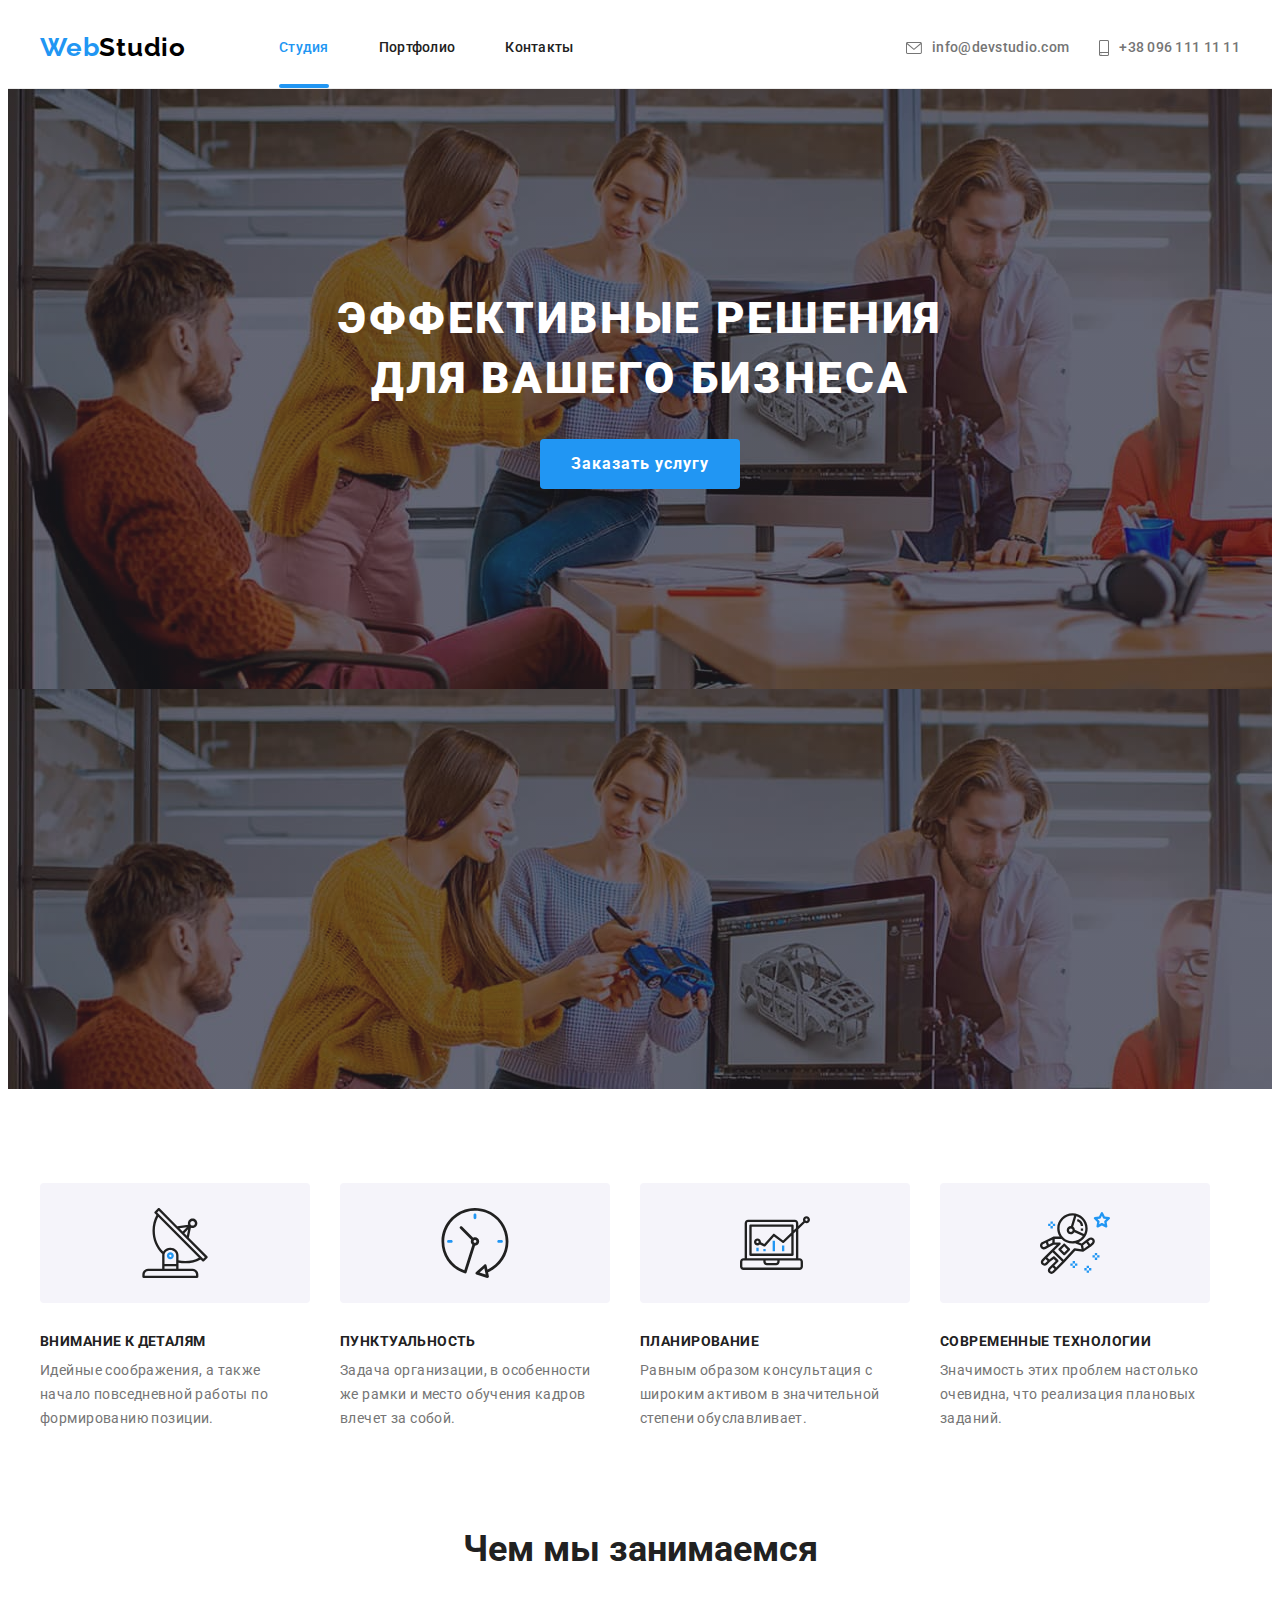
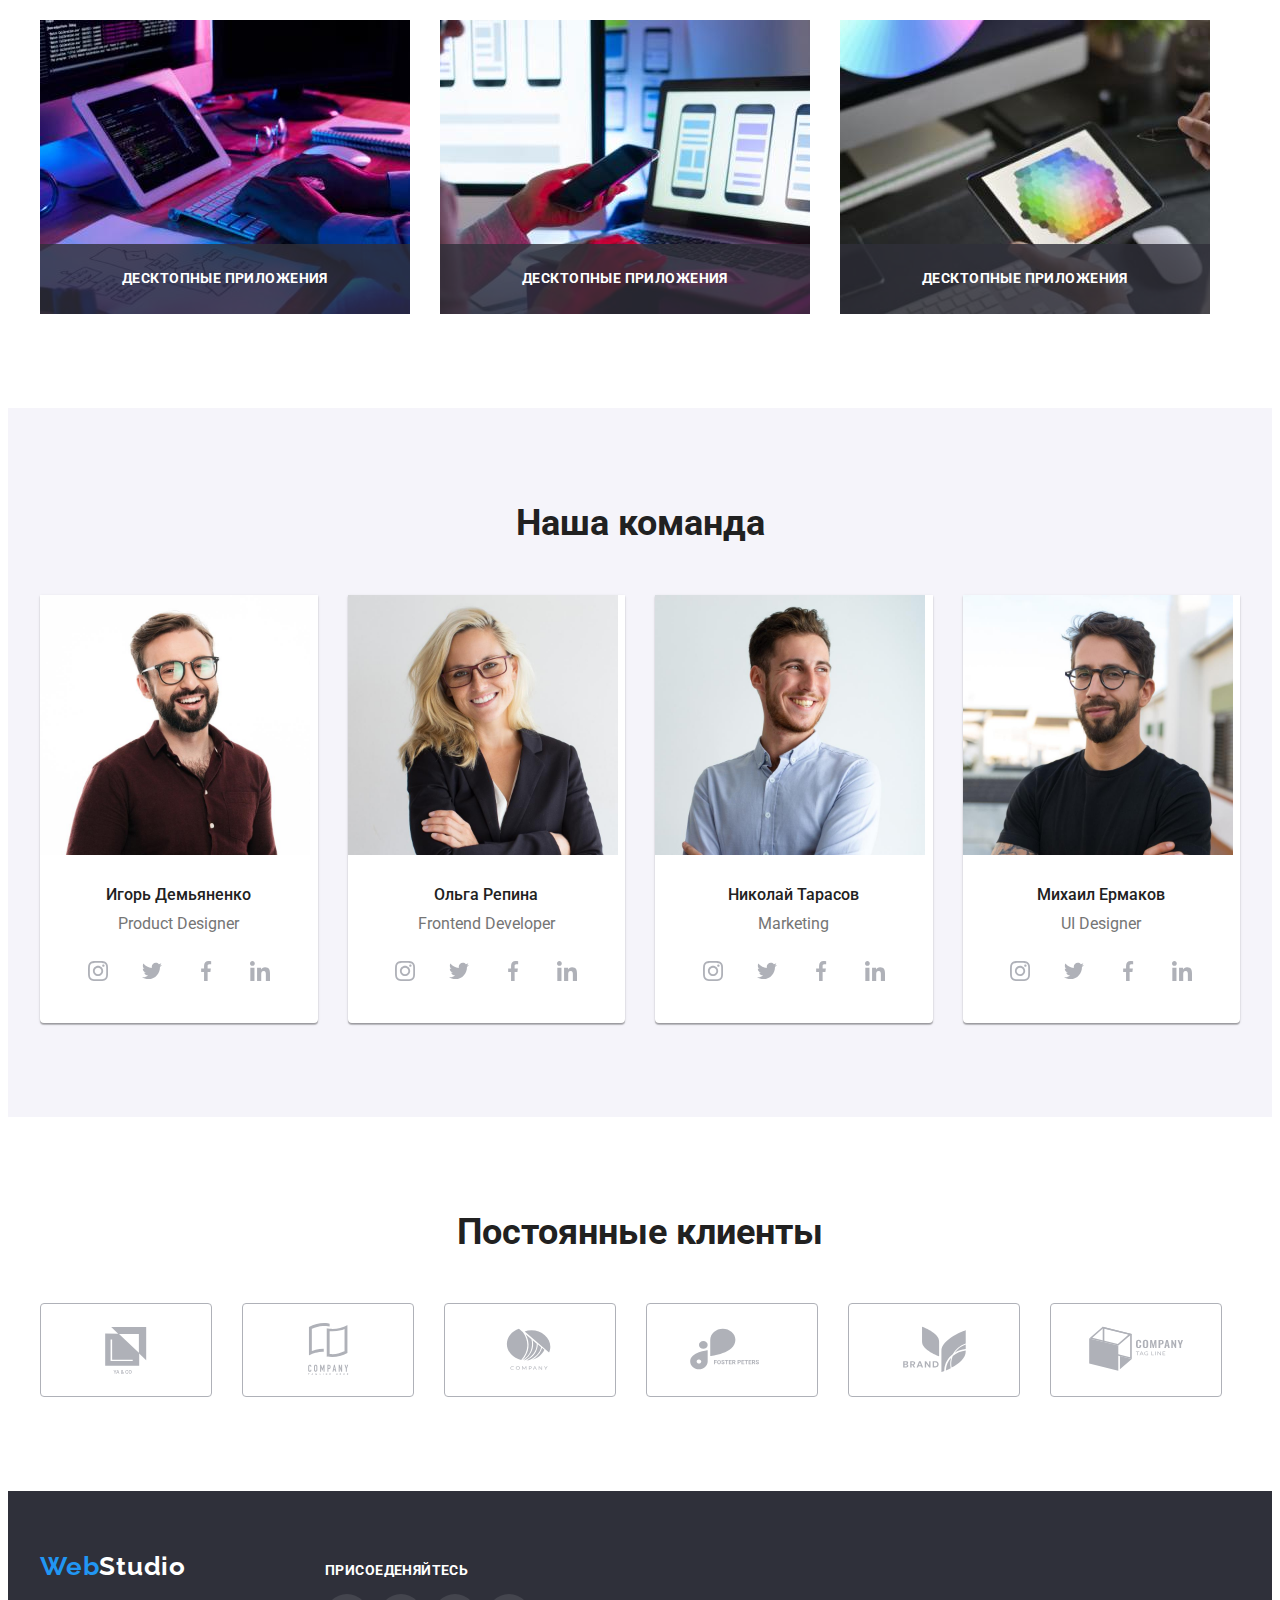
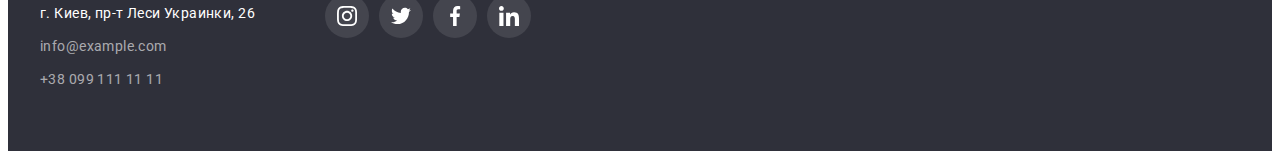
<file: index.html>
<!DOCTYPE html>
<html lang="ru">

<head>
    <meta charset="UTF-8">
    <meta http-equiv="X-UA-Compatible" content="IE=edge">
    <meta name="viewport" content="width=device-width, initial-scale=1.0">
    
    <link rel="preconnect" href="https://fonts.googleapis.com">
    <link rel="preconnect" href="https://fonts.gstatic.com" crossorigin>
    <link href="https://fonts.googleapis.com/css2?family=Raleway:ital,wght@0,700;1,700&family=Roboto:ital,wght@0,400;0,500;0,700;0,900;1,400;1,500;1,700;1,900&display=swap" rel="stylesheet">
    <link rel="stylesheet" href="https://cdnjs.cloudflare.com/ajax/libs/modern-normalize/1.1.0/modern-normalize.min.css"
        integrity="sha512-wpPYUAdjBVSE4KJnH1VR1HeZfpl1ub8YT/NKx4PuQ5NmX2tKuGu6U/JRp5y+Y8XG2tV+wKQpNHVUX03MfMFn9Q=="
        crossorigin="anonymous" referrerpolicy="no-referrer" />
    <title>index.html</title>
    
    <link rel="stylesheet" href="./styles.css/styles.css">
</head>

<body class="main-page">
    <!-- Шапка сайту -->
    
    <header class="head">
        <div class="container header">
        <nav class="nav-header">
            <a class="logo" href="./index.html">
                <span class="logo-color">Web</span>Studio
            </a>

            <ul class="nav-list">
                <li class="nav-item"><a class="link link-studio" href="./index.html">Студия</a></li>
                <li class="nav-item"><a class="link" href="./portfolio.html">Портфолио</a></li>
                <li class="nav-item"><a class="link" href="">Контакты</a></li>
            </ul>
        </nav>

        <ul class="contact">
            <li class="link-item">
                    
                    <a class="link-contact" href="mailto:info@devstudio.com">
                        <svg class="icon-contact" width="16" height="12">
                            <use href="./images/icons.svg#icon-envelope"></use>
                        </svg>
                        info@devstudio.com</a>

                    </li>
                
            <li class="link-item"> 
                
                <a class="link-contact" href="tel:+380961111111">
                    <svg class="icon-contact" width="10" height="16">
                        <use href="./images/icons.svg#icon-smartphone"></use>
                    </svg>
                    +38 096 111 11 11</a></li>
        </ul>
        
        </div>
    </header>
    
    <!-- основна частина документу  -->
    
    <main>
        <section class="hero">
            <h1 class="hero-title">Эффективные решения для вашего бизнеса</h1>
            <button data-modal-open class="hero-button" type="button">Заказать услугу</button>
        </section>

        <section class="section-pluses">
            <div class="container pluses">
                <ul class="section-list">
                    <li class="pluses-item">
                        <div class="pluses-icon-bg">
                            <svg class="icon-pluses" width="70" height="70">
                                <use href="./images/icons.svg#icon-antenna"></use>
                            </svg>
                        </div>
                        <h3 class="pluses-title">Внимание к деталям</h3>
                        <p class="pluses-text">Идейные соображения, а также начало повседневной работы по формированию позиции.</p>
                    </li>
                    <li>
                        <div class="pluses-icon-bg">
                            <svg class="icon-pluses" width="70" height="70">
                                <use href="./images/icons.svg#icon-clock"></use>
                            </svg>
                        </div>
                        <h3 class="pluses-title">Пунктуальность</h3>
                        <p class="pluses-text">Задача организации, в особенности же рамки и место обучения кадров влечет за собой.</p>
                    </li>
                    <li>
                        <div class="pluses-icon-bg">
                            <svg class="icon-pluses" width="70" height="70">
                                <use href="./images/icons.svg#icon-diagram"></use>
                            </svg>
                        </div>
                        <h3 class="pluses-title">Планирование</h3>
                        <p class="pluses-text">Равным образом консультация с широким активом в значительной степени обуславливает.</p>
                    </li>
                    <li>
                        <div class="pluses-icon-bg">
                            <svg class="icon-pluses" width="70" height="70">
                                <use href="./images/icons.svg#icon-astronaut"></use>
                            </svg>
                        </div>
                        <h3 class="pluses-title">Современные технологии</h3>
                        <p class="pluses-text">Значимость этих проблем настолько очевидна, что реализация плановых заданий.</p>
                    </li>
                </ul>
            </div>
        </section>

        <section class="section-wtd">
            <div class="container wtd">
                <h2 class="section-title">Чем мы занимаемся</h2>
                <ul class="wtd-list">
                    <li class="wtd-item">
                        <img class="no-gap" src="./images/what_we_do/box_1.jpg" alt="написання коду" width="370">
                        <p class="wtd-text">Десктопные приложения</p>
                    </li>
                    <li class="wtd-item">
                        <img class="no-gap" src="./images/what_we_do/box_2.jpg" alt="десктопні додатки" width="370">
                        <p class="wtd-text">Десктопные приложения</p>
                    </li>
                    <li class="wtd-item">
                        <img class="no-gap" src="./images/what_we_do/box_3.jpg" alt="мобільні додатки" width="370">
                        <p class="wtd-text">Десктопные приложения</p>
                    </li>
                </ul>
            </div>
        </section>

        
        <section class="section-team">
            <div class="container">
            <h2 class="section-title">Наша команда</h2>
            <ul class="team-list">
                <li class="team-item">
                    <img class="no-gap" src="./images/our_team/img.jpg" alt="Игорь Демьяненко, Product Designer" width="270">
                    <div class="team-description">
                        <h3 class="team-title">Игорь Демьяненко</h3>
                        <p class="team-text">Product Designer</p>
                    
                    <ul class="social-list">
                        <li class="social-item">
                            <a class="social-link" href="">
                                <svg class="icon-social" width="20" height="20">
                                    <use href="./images/icons.svg#icon-instagram"></use>
                                </svg>
                            </a>
                        </li>
                        <li class="social-item">
                            <a class="social-link" href="">
                                <svg class="icon-social" width="20" height="20">
                                    <use href="./images/icons.svg#icon-twitter"></use>
                                </svg>
                            </a>
                        </li>
                        <li class="social-item">
                            <a class="social-link" href="">
                                <svg class="icon-social" width="20" height="20">
                                    <use href="./images/icons.svg#icon-facebook"></use>
                                </svg>
                            </a>
                        </li>
                        <li class="social-item">
                            <a class="social-link" href="">
                                <svg class="icon-social" width="20" height="20">
                                    <use href="./images/icons.svg#icon-linkedin"></use>
                                </svg>
                            </a>
                        </li>
                    </ul>
                    </div>
                </li>

                <li class="team-item">
                    <img class="no-gap" src="./images/our_team/img-1.jpg" alt="Ольга Репина, Frontend Developer" width="270">
                    <div class="team-description">
                        <h3 class="team-title">Ольга Репина</h3>
                        <p class="team-text">Frontend Developer</p>
                        <ul class="social-list">
                            <li class="social-item">
                                <a class="social-link" href="">
                                    <svg class="icon-social" width="20" height="20">
                                        <use href="./images/icons.svg#icon-instagram"></use>
                                    </svg>
                                </a>
                            </li>
                            <li class="social-item">
                                <a class="social-link" href="">
                                    <svg class="icon-social" width="20" height="20">
                                        <use href="./images/icons.svg#icon-twitter"></use>
                                    </svg>
                                </a>
                            </li>
                            <li class="social-item">
                                <a class="social-link" href="">
                                    <svg class="icon-social" width="20" height="20">
                                        <use href="./images/icons.svg#icon-facebook"></use>
                                    </svg>
                                </a>
                            </li>
                            <li class="social-item">
                                <a class="social-link" href="">
                                    <svg class="icon-social" width="20" height="20">
                                        <use href="./images/icons.svg#icon-linkedin"></use>
                                    </svg>
                                </a>
                            </li>
                        </ul>
                    </div>
                </li>

                <li class="team-item">
                    <img class="no-gap" src="./images/our_team/img-2.jpg" alt="Николай Тарасов, Marketing" width="270">
                    <div class="team-description">
                        <h3 class="team-title">Николай Тарасов</h3>
                        <p class="team-text">Marketing</p>
                        <ul class="social-list">
                            <li class="social-item">
                                <a class="social-link" href="">
                                    <svg class="icon-social" width="20" height="20">
                                        <use href="./images/icons.svg#icon-instagram"></use>
                                    </svg>
                                </a>
                            </li>
                            <li class="social-item">
                                <a class="social-link" href="">
                                    <svg class="icon-social" width="20" height="20">
                                        <use href="./images/icons.svg#icon-twitter"></use>
                                    </svg>
                                </a>
                            </li>
                            <li class="social-item">
                                <a class="social-link" href="">
                                    <svg class="icon-social" width="20" height="20">
                                        <use href="./images/icons.svg#icon-facebook"></use>
                                    </svg>
                                </a>
                            </li>
                            <li class="social-item">
                                <a class="social-link" href="">
                                    <svg class="icon-social" width="20" height="20">
                                        <use href="./images/icons.svg#icon-linkedin"></use>
                                    </svg>
                                </a>
                            </li>
                        </ul>
                    </div>
                </li>

                <li class="team-item">
                    <img class="no-gap" src="./images/our_team/img-3.jpg" alt="Михаил Ермаков, UI Designer" width="270">
                    <div class="team-description">
                        <h3 class="team-title">Михаил Ермаков</h3>
                        <p class="team-text">UI Designer</p>
                        <ul class="social-list">
                            <li class="social-item">
                                <a class="social-link" href="">
                                    <svg class="icon-social" width="20" height="20">
                                        <use href="./images/icons.svg#icon-instagram"></use>
                                    </svg>
                                </a>
                            </li>
                            <li class="social-item">
                                <a class="social-link" href="">
                                    <svg class="icon-social" width="20" height="20">
                                        <use href="./images/icons.svg#icon-twitter"></use>
                                    </svg>
                                </a>
                            </li>
                            <li class="social-item">
                                <a class="social-link" href="">
                                    <svg class="icon-social" width="20" height="20">
                                        <use href="./images/icons.svg#icon-facebook"></use>
                                    </svg>
                                </a>
                            </li>
                            <li class="social-item">
                                <a class="social-link" href="">
                                    <svg class="icon-social" width="20" height="20">
                                        <use href="./images/icons.svg#icon-linkedin"></use>
                                    </svg>
                                </a>
                            </li>
                        </ul>
                    </div>
                </li>
            </ul>
            </div>
        </section>

        <section class="clients">
            <div class="container">
                <h2 class="section-title">Постоянные клиенты</h2>
                <ul class="clients-list">
                    <li class="clients-item">
                        <a class="client-link" href="">
                            <svg class="icon-client" width="170" height="92">
                                <use href="./images/icons.svg#icon-client1"></use>
                            </svg>
                        </a>
                    </li>
                    <li class="clients-item">
                        <a class="client-link" href="">
                            <svg class="icon-client" width="170" height="92">
                                <use href="./images/icons.svg#icon-client2"></use>
                            </svg>
                        </a>
                    </li>
                    <li class="clients-item">
                        <a class="client-link" href="">
                            <svg class="icon-client" width="170" height="92">
                                <use href="./images/icons.svg#icon-client3"></use>
                            </svg>
                        </a>
                    </li>
                    <li class="clients-item">
                        <a class="client-link" href="">
                            <svg class="icon-client" width="170" height="92">
                                <use href="./images/icons.svg#icon-client4"></use>
                            </svg>
                        </a>
                    </li>
                    <li class="clients-item">
                        <a class="client-link" href="">
                            <svg class="icon-client" width="170" height="92">
                                <use href="./images/icons.svg#icon-client5"></use>
                            </svg>
                        </a>
                    </li>
                    <li class="clients-item">
                        <a class="client-link" href="">
                            <svg class="icon-client" width="170" height="92">
                                <use href="./images/icons.svg#icon-client6"></use>
                            </svg>
                        </a>
                    </li>
                </ul>
            </div>
        </section>
        
    </main>

    <!-- footer -->
    <footer class="footer">
        <div class="container footer-joinus">
            
            <div class="left-block">
                <a class="logo-footer" href="./index.html">
                    <span class="logo-color">Web</span>Studio
                </a>
                <address class="footer-address">
                    <ul class="footer-list">
                        <li class="adr-item"> <a class="address-link" href="">г. Киев, пр-т Леси Украинки, 26</a> </li>
                        <li class="contact-atribute adr-item"> <a class="address-link"
                                href="mailto:info@devstudio.com">info@example.com</a></li>
                        <li class="contact-atribute adr-item"> <a class="address-link" href="tel:+380991111111">+38 099 111 11 11</a>
                        </li>
                    </ul>
                </address>
            </div>
            
            <div class="joinus">
                <h3 class="joinus-title">Присоеденяйтесь</h3>
                <ul class="social-ftr-list">
                    <li class="social-ftr-item">
                        <a class="social-ftr-link" href="">
                            <svg class="icon-ftr-social" width="20" height="20">
                                <use href="./images/icons.svg#icon-instagram"></use>
                            </svg>
                        </a>
                    </li>
                    <li class="social-ftr-item">
                        <a class="social-ftr-link" href="">
                            <svg class="icon-ftr-social" width="20" height="20">
                                <use href="./images/icons.svg#icon-twitter"></use>
                            </svg>
                        </a>
                    </li>
                    <li class="social-ftr-item">
                        <a class="social-ftr-link" href="">
                            <svg class="icon-ftr-social" width="20" height="20">
                                <use href="./images/icons.svg#icon-facebook"></use>
                            </svg>
                        </a>
                    </li>
                    <li class="social-ftr-item">
                        <a class="social-ftr-link" href="">
                            <svg class="icon-ftr-social" width="20" height="20">
                                <use href="./images/icons.svg#icon-linkedin"></use>
                            </svg>
                        </a>
                    </li>
                </ul>
            </div>
    </div>
    </footer>
<div class="backdrop is-hidden" data-modal>
    <div class="modal">
        <button class="modal-btn" type="button" data-modal-close ><svg class="close-icon" width="11" height="11">
            <use href="./images/icons.svg#icon-x"></use>
        </svg></button>
    </div>
</div>
<script src="./js/modal.js"></script>
</body>

</html>
</file>
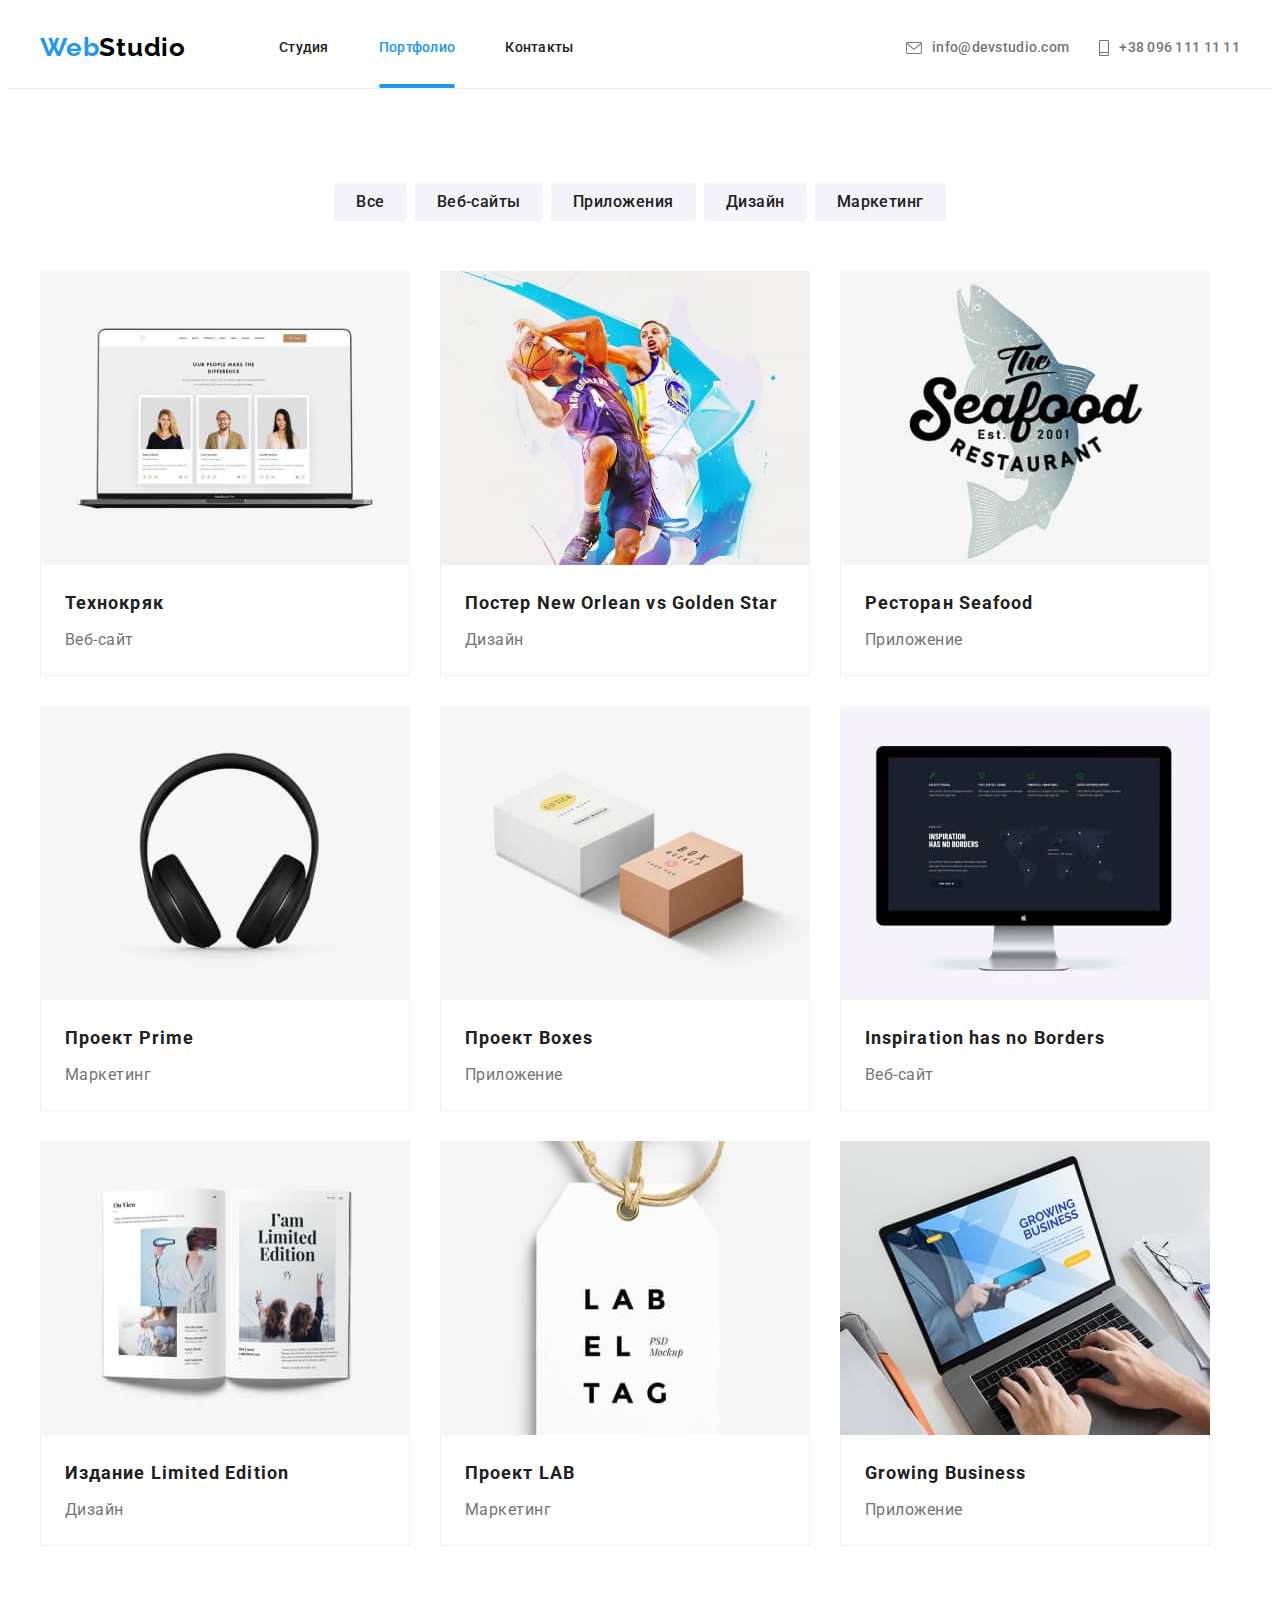
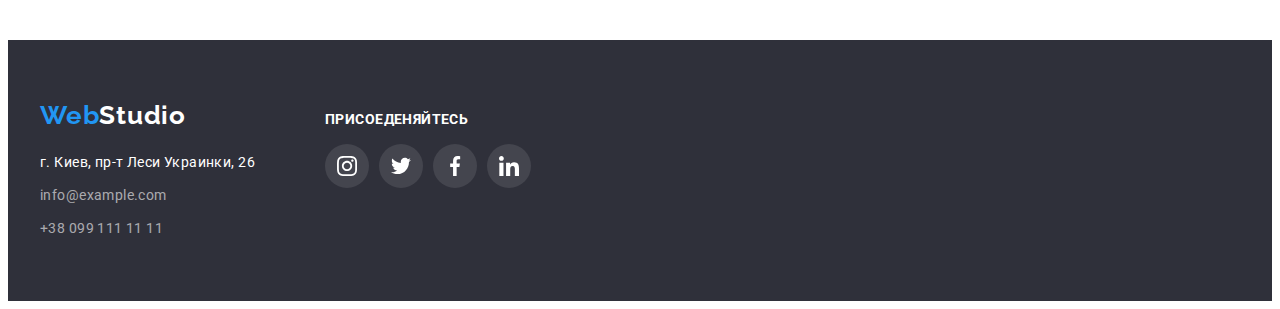
<file: portfolio.html>
<!DOCTYPE html>
<html lang="ru">

<head>
    <meta charset="UTF-8">
    <meta http-equiv="X-UA-Compatible" content="IE=edge">
    <meta name="viewport" content="width=device-width, initial-scale=1.0">
    
    <link rel="preconnect" href="https://fonts.googleapis.com">
    <link rel="preconnect" href="https://fonts.gstatic.com" crossorigin>
    <link href="https://fonts.googleapis.com/css2?family=Raleway:ital,wght@0,700;1,700&family=Roboto:ital,wght@0,400;0,500;0,700;0,900;1,400;1,500;1,700;1,900&display=swap" rel="stylesheet">
    <link rel="stylesheet" href="https://cdnjs.cloudflare.com/ajax/libs/modern-normalize/1.1.0/modern-normalize.min.css"
        integrity="sha512-wpPYUAdjBVSE4KJnH1VR1HeZfpl1ub8YT/NKx4PuQ5NmX2tKuGu6U/JRp5y+Y8XG2tV+wKQpNHVUX03MfMFn9Q=="
        crossorigin="anonymous" referrerpolicy="no-referrer" />
    <title>portfolio.html</title>
    
    <link rel="stylesheet" href="./styles.css/styles.css">
</head>

<body>
    <!-- Шапка сайту -->
        <header class="head">
            <div class="container header">
                <nav class="nav-header">
                    <a class="logo" href="./index.html">
                        <span class="logo-color">Web</span>Studio
                    </a>
                
                    <ul class="nav-list">
                        <li class="nav-item"><a class="link" href="./index.html">Студия</a></li>
                        <li class="nav-item"><a class="link link-portfolio" href="./portfolio.html">Портфолио</a></li>
                        <li class="nav-item"><a class="link" href="">Контакты</a></li>
                    </ul>
                </nav>
                <!-- <div class="box"></div> -->
            <ul class="contact">
                <li class="link-item">
            
                    <a class="link-contact" href="mailto:info@devstudio.com">
                        <svg class="icon-contact" width="16" height="12">
                            <use href="./images/icons.svg#icon-envelope"></use>
                        </svg>
                        info@devstudio.com</a>
            
                </li>
            
                <li class="link-item">
            
                    <a class="link-contact" href="tel:+380961111111">
                        <svg class="icon-contact" width="10" height="16">
                            <use href="./images/icons.svg#icon-smartphone"></use>
                        </svg>
                        +38 096 111 11 11</a>
                </li>
            </ul>
            </div>
        </header>
    <!-- основна частина документу  -->
    <main>
        <section class="section-filters">
            <h1 class="filter-title">a</h1>
            <div class="container">
                <ul class="button-list">
                <li class="btn-item"><button class="filter-button" type="button">Все</button></li>
                <li class="btn-item"><button class="filter-button" type="button">Веб-сайты</button></li>
                <li class="btn-item"><button class="filter-button" type="button">Приложения</button></li>
                <li class="btn-item"><button class="filter-button" type="button">Дизайн</button></li>
                <li class="btn-item"><button class="filter-button" type="button">Маркетинг</button></li>
            </ul>
            <ul class="portfolio-list">
                <li class="pl-item">
                    <div class="animation-thumb">
                        <img class="no-gap" src="./images/portfolio/img_1.jpg" alt="Технокряк" width="370">
                        <p class="hiden-text">
                            Технокряк это современная площадка распространения коронавируса. Компании используют эту платформу для цифрового
                            шпионажа и атак на защищённые сервера конкурентов.
                        </p>
                    </div>
                   <div class="pl-description">
                        <h2 class="pl-title">Технокряк</h2>
                        <p class="portfolio-text">Веб-сайт</p>
                   </div>
                </li>
                <li class="pl-item">
                    <div class="animation-thumb">
                        <img class="no-gap" src="./images/portfolio/img_2.jpg" alt="Постер New Orlean vs Golden Star" width="370">
                        <p class="hiden-text">
                            Дизайн это современная площадка распространения коронавируса. Компании используют эту платформу для цифрового
                            шпионажа и атак на защищённые сервера конкурентов.
                        </p>
                    </div>
                    <div class="pl-description">
                        <h2 class="pl-title">Постер New Orlean vs Golden Star</h2>
                        <p class="portfolio-text">Дизайн</p>
                    </div>
                </li>
                <li class="pl-item">
                    <div class="animation-thumb">
                        <img class="no-gap" src="./images/portfolio/img_3.jpg" alt="Ресторан Seafood" width="370">
                        <p class="hiden-text">
                            Приложение это современная площадка распространения коронавируса. Компании используют эту платформу для цифрового
                            шпионажа и атак на защищённые сервера конкурентов.
                        </p>
                    </div>
                    
                   <div class="pl-description">
                        <h2 class="pl-title">Ресторан Seafood</h2>
                        <p class="portfolio-text">Приложение</p>
                   </div>
                </li>
                <li class="pl-item">
                    <div class="animation-thumb">
                        <img class="no-gap" src="./images/portfolio/img_4.jpg" alt="Проект Prime" width="370">
                        <p class="hiden-text">
                            Маркетинг это современная площадка распространения коронавируса. Компании используют эту платформу для цифрового
                            шпионажа и атак на защищённые сервера конкурентов.
                        </p>
                    </div>
                    <div class="pl-description">
                        <h2 class="pl-title">Проект Prime</h2>
                        <p class="portfolio-text">Маркетинг</p>
                    </div>
                </li>
                <li class="pl-item">
                    <div class="animation-thumb">
                        <img class="no-gap" src="./images/portfolio/img_5.jpg" alt="Проект Boxes" width="370">
                        <p class="hiden-text">
                            Приложение это современная площадка распространения коронавируса. Компании используют эту платформу для цифрового
                            шпионажа и атак на защищённые сервера конкурентов.
                        </p>
                    </div>
                    <div class="pl-description">
                        <h2 class="pl-title">Проект Boxes</h2>
                        <p class="portfolio-text">Приложение</p>
                    </div>
                </li>
                <li class="pl-item">
                    <div class="animation-thumb">
                        <img class="no-gap" src="./images/portfolio/img_6.jpg" alt="Inspiration has no Borders" width="370">
                        <p class="hiden-text">
                            Веб-сайт это современная площадка распространения коронавируса. Компании используют эту платформу для цифрового
                            шпионажа и атак на защищённые сервера конкурентов.
                        </p>
                    </div>
                    <div class="pl-description">
                        <h2 class="pl-title">Inspiration has no Borders</h2>
                        <p class="portfolio-text">Веб-сайт</p>
                    </div>
                </li>
                <li class="pl-item">
                    <div class="animation-thumb">
                        <img class="no-gap" src="./images/portfolio/img_7.jpg" alt="Издание Limited Edition" width="370">
                        <p class="hiden-text">
                            Дизайн это современная площадка распространения коронавируса. Компании используют эту платформу для цифрового
                            шпионажа и атак на защищённые сервера конкурентов.
                        </p>
                    </div>
                    <div class="pl-description">
                        <h2 class="pl-title">Издание Limited Edition</h2>
                        <p class="portfolio-text">Дизайн</p>
                    </div>
                </li>
                <li class="pl-item">
                    <div class="animation-thumb">
                        <img class="no-gap" src="./images/portfolio/img_8.jpg" alt="Проект LAB" width="370">
                        <p class="hiden-text">
                            Маркетинг это современная площадка распространения коронавируса. Компании используют эту платформу для цифрового
                            шпионажа и атак на защищённые сервера конкурентов.
                        </p>
                    </div>
                    <div class="pl-description">
                        <h2 class="pl-title">Проект LAB</h2>
                        <p class="portfolio-text">Маркетинг</p>
                    </div>
                </li>
                <li class="pl-item">
                    <div class="animation-thumb">
                        <img class="no-gap" src="./images/portfolio/img_9.jpg" alt="Growing Business" width="370">
                        <p class="hiden-text">
                            Приложение это современная площадка распространения коронавируса. Компании используют эту платформу для цифрового
                            шпионажа и атак на защищённые сервера конкурентов.
                        </p>
                    </div>
                    <div class="pl-description">
                        <h2 class="pl-title">Growing Business</h2>
                        <p class="portfolio-text">Приложение</p>
                    </div>
                </li>
            </ul>
        </div>
        </section>

    </main>

    <!-- footer -->
    <footer class="footer">
        <div class="container footer-joinus">
    
            <div class="left-block">
                <a class="logo-footer" href="./index.html">
                    <span class="logo-color">Web</span>Studio
                </a>
                <address class="footer-address">
                    <ul class="footer-list">
                        <li class="adr-item"> <a class="address-link" href="">г. Киев, пр-т Леси Украинки, 26</a> </li>
                        <li class="contact-atribute adr-item"> <a class="address-link"
                                href="mailto:info@devstudio.com">info@example.com</a></li>
                        <li class="contact-atribute adr-item"> <a class="address-link" href="tel:+380991111111">+38 099 111
                                11 11</a>
                        </li>
                    </ul>
                </address>
            </div>
    
            <div class="joinus">
                <h3 class="joinus-title">Присоеденяйтесь</h3>
                <ul class="social-ftr-list">
                    <li class="social-ftr-item">
                        <a class="social-ftr-link" href="">
                            <svg class="icon-ftr-social" width="20" height="20">
                                <use href="./images/icons.svg#icon-instagram"></use>
                            </svg>
                        </a>
                    </li>
                    <li class="social-ftr-item">
                        <a class="social-ftr-link" href="">
                            <svg class="icon-ftr-social" width="20" height="20">
                                <use href="./images/icons.svg#icon-twitter"></use>
                            </svg>
                        </a>
                    </li>
                    <li class="social-ftr-item">
                        <a class="social-ftr-link" href="">
                            <svg class="icon-ftr-social" width="20" height="20">
                                <use href="./images/icons.svg#icon-facebook"></use>
                            </svg>
                        </a>
                    </li>
                    <li class="social-ftr-item">
                        <a class="social-ftr-link" href="">
                            <svg class="icon-ftr-social" width="20" height="20">
                                <use href="./images/icons.svg#icon-linkedin"></use>
                            </svg>
                        </a>
                    </li>
                </ul>
            </div>
        </div>
    </footer>

</body>

</html>
</file>
<file: styles.css/styles.css>
:root {
  --main-color: #212121;
  --second-color: #757575;
  --hover-color: #2196f3;
  --footer-text-color: #ffffff;
  --social-icon-color: #afb1b8;
  --between-list-margin: 30px;
  --between-section-margin: 94px;
  --hover-animation: color 250ms cubic-bezier(0.4, 0, 0.2, 1);
}
body {
  background-color: #ffffff;
  color: var(--main-color);
  font-family: 'Roboto', sans-serif;
  text-decoration: none;
}

h1,
h2,
h3,
h4,
h5,
h6,
p {
  margin: 0;
}
ul {
  margin: 0;
  padding: 0;
}
.no-gap {
  display: block;
}
/* header */
.container {
  width: 1200px;
  padding-left: 15px;
  padding-right: 15px;
  margin: 0 auto;
  /* outline: 2px solid red; */
}
/* .logo.link.link-contact {
  display: block;
  flex-direction: row;
  justify-content: space-between;
} */
/* .header-list {
  display: flex;
} */
.header {
  display: flex;
  flex-direction: row;
  align-items: center;
  /* border-bottom: 1px solid #ececec;
  width: 100%;
  height: 1px;
  background-color: #ececec;
  bottom: 0;
  left: 0; */

  position: relative;
}
.head {
  border-bottom: 1px solid #ececec;
}
.logo {
  /* display: inline-block; */
  font-weight: 700;
  color: #000000;
  font-size: 26px;
  line-height: 1.19;
  font-family: 'Raleway', sans-serif;
  text-decoration: none;
  letter-spacing: 0.03em;
  margin-right: 93px;
  padding-top: 24px;
  padding-bottom: 25px;
}
.logo-color {
  color: var(--hover-color);
}
.nav-list {
  display: flex;
}
.nav-list > .nav-item:nth-child(-n + 2) {
  margin-right: 50px;
}

.nav-header {
  display: flex;
  align-items: center;
}
.contact {
  margin-left: auto;
}

.nav-list,
.contact {
  display: inline-flex;

  font-size: 14px;
  line-height: 1.14;
  font-weight: 500;
  list-style-type: none;
  letter-spacing: 0.02em;
}
.link {
  content: '';
  color: var(--main-color);
  text-decoration: none;
  padding-top: 32px;
  padding-bottom: 32px;
  transition: color 250ms cubic-bezier(0.4, 0, 0.2, 1);
}
.link-studio {
  color: var(--hover-color);
  position: relative;
}
.link-studio::after {
  content: '';
  display: inline-block;
  bottom: -1px;
  left: 0;
  margin: 0;
  width: 100%;
  height: 4px;
  border-radius: 2px;
  background-color: var(--hover-color);
  position: absolute;
}
/* .nav-item {
  content: '';
  position: relative;
} */
.link-portfolio {
  color: var(--hover-color);
  position: relative;
}
.link-portfolio::after {
  content: '';
  display: inline-block;
  bottom: -1px;
  left: 0;
  margin: 0;
  width: 100%;
  height: 4px;
  border-radius: 2px;
  background-color: var(--hover-color);
  position: absolute;
}
.link-contact {
  display: inline-flex;
  color: var(--second-color);
  text-decoration: none;
  align-items: center;
  transition: color 250ms cubic-bezier(0.4, 0, 0.2, 1);
}
.contact > .link-item:nth-child(1) {
  margin-right: 30px;
}
.link:hover,
.link-contact:hover,
.link:focus,
.link-contact:focus {
  color: var(--hover-color);
}
/* .icon-contact:hover {
  fill: var(--hover-color);
} */
/* .box {
  content: '';
  display: inline-block;
  width: 20px;
  height: 20px;
  background-color: #000000;
} */
.link-item {
  content: '';
  display: inline-flex;
}
.icon-contact {
  content: '';
  fill: currentColor;

  display: inline-flex;
  margin-right: 10px;
}
/* body studio */
.hero {
  background-color: #c4c4c4;
  text-align: center;
  padding-top: 200px;
  padding-bottom: 200px;
  background-image: linear-gradient(to right, rgba(47, 48, 58, 0.4), rgba(47, 48, 58, 0.4)),
    url(../images/hero/hero-img.jpg);
  min-height: 600px;
  max-width: 1600px;
  margin-left: auto;
  margin-right: auto;
}
.hero-title {
  color: var(--footer-text-color);
  font-size: 44px;
  line-height: 1.36;
  font-weight: 900;
  letter-spacing: 0.06em;
  text-transform: uppercase;
  max-width: 696px;
  margin-left: auto;
  margin-right: auto;
}

.hero-button {
  /* display: inline-block; */
  border: none;
  margin-top: 30px;
  background: #2196f3;
  border-color: #2196f3;
  border-radius: 4px;
  color: var(--footer-text-color);
  font-family: inherit;
  font-size: 16px;
  line-height: 1.88;
  font-weight: 700;
  letter-spacing: 0.06em;
  min-width: 200px;
  min-height: 50px;
  padding: 10px, 32px;
  cursor: pointer;
  box-shadow: 0px, 4px rgba(0, 0, 0, 0.15);
  transition: background 250ms cubic-bezier(0.4, 0, 0.2, 1);
}
.hero-button:hover,
.hero-button:focus {
  background: #188ce8;
}
.section-list {
  list-style-type: none;
  display: flex;
}
.pluses-icon-bg {
  display: flex;
  border: none;
  background-color: #f5f4fa;
  border-radius: 4px;
  height: 120px;
  justify-content: center;
  align-items: center;
}
.icon-pluses {
  display: flex;
  content: '';
}
.section-pluses {
  padding-top: var(--between-section-margin);
}
.pluses-title {
  margin-top: 30px;
}
.section-list > li:nth-child(-n + 3) {
  margin-right: var(--between-list-margin);
}
.section-pluses .pluses-title {
  font-size: 14px;
  line-height: 1.17;
  font-weight: 700;
  letter-spacing: 0.03em;
  text-transform: uppercase;
}
.pluses-text {
  font-size: 14px;
  line-height: 1.71;
  margin-top: 10px;
  max-width: 270px;
  min-height: 75px;
}
.section-pluses .pluses-text {
  color: var(--second-color);
  line-height: 1.71;
  letter-spacing: 0.03em;
}
.section-wtd {
  padding-top: var(--between-section-margin);
  padding-bottom: var(--between-section-margin);
}
.section-title {
  /* padding-top: var(--between-section-margin); */
  font-size: 36px;
  line-height: 1.17;
  font-weight: 700;
  text-align: center;
}
.wtd-list {
  display: flex;
  list-style-type: none;
  margin-top: 50px;
}
.wtd-list > .wtd-item:nth-child(-n + 2) {
  margin-right: var(--between-list-margin);
}
.wtd-item {
  position: relative;
}
.wtd-text {
  content: '';
  position: absolute;
  bottom: 0;
  left: 0;
  font-size: 14px;
  line-height: 1.14;
  font-weight: 700;
  text-transform: uppercase;
  color: #ffffff;
  background-color: rgba(47, 48, 58, 0.8);
  padding: 27px 82px;
  letter-spacing: 0.03em;
}
.footer-list {
  list-style-type: none;
}
.section-team {
  background: #f5f4fa;
  padding-top: var(--between-section-margin);
  padding-bottom: var(--between-section-margin);
  flex-wrap: nowrap;
}
.section-team .team-item {
  background: #ffffff;
  box-shadow: 0px 1px 3px rgba(0, 0, 0, 0.12), 0px 1px 1px rgba(0, 0, 0, 0.14),
    0px 2px 1px rgba(0, 0, 0, 0.2);
  border-radius: 0px 0px 4px 4px;
}

.team-list {
  display: flex;
  margin-top: 50px;
  list-style-type: none;
  /* display: inline-block; */
  /* margin-left: 0;
  margin-right: 0; */
  /* padding-bottom: 94px; */
  /* justify-content: center; */
}
/* .team-list:first-child {
  padding-left: 215px;
} */
.team-item {
  /* margin-right: var(--between-list-margin); */
  flex-basis: calc(100% / 4);
  text-align: center;
}
.team-item:nth-child(-n + 3) {
  margin-right: var(--between-list-margin);
}
.team-description {
  padding-top: 30px;
  padding-bottom: 30px;
}
/* .team-title {

} */
.team-text {
  margin-top: 10px;
}
.team-list .team-title {
  color: var(--main-color);
  font-size: 16px;
  line-height: 1.19;
  font-weight: 500;
}
.team-list .team-text {
  color: var(--second-color);
  font-size: 16px;
  line-height: 1.19;
}
.social-list {
  contain: '';
  display: flex;
  list-style: none;
  margin-top: 16px;
  width: 206px;
  margin-left: auto;
  margin-right: auto;
}
.social-link {
  content: '';
  display: inline-flex;
  padding: 0;
  margin: 0;
  border: none;
  width: 44px;
  height: 44px;
  border-radius: 50%;
  background-position: center;
  background-color: transparent;
  fill: var(--social-icon-color);
  justify-content: center;
  align-items: center;
  transition: fill 250ms cubic-bezier(0.4, 0, 0.2, 1),
    background-color 250ms cubic-bezier(0.4, 0, 0.2, 1);
}
.icon-social {
  content: '';
  display: inline-flex;

  /* fill: var(--social-icon-color); */
}
.social-link:hover,
.social-link:focus {
  content: '';
  fill: var(--footer-text-color);
  background-color: var(--hover-color);
}

.social-item:nth-child(-n + 3) {
  margin-right: 10px;
}
.social-item {
  align-items: center;
}
.clients {
  padding-top: var(--between-section-margin);
  padding-bottom: var(--between-section-margin);
}
.clients-list {
  content: '';
  display: flex;
  list-style: none;
  margin-top: 50px;
}
.client-link {
  list-style-type: none;
  content: '';
  display: flex;
  border: none;
  width: 170px;
  height: 92px;
  justify-content: center;
  align-items: center;
  fill: var(--social-icon-color);
  border: 1px solid var(--social-icon-color);
  border-radius: 4px;
  transition: fill 250ms cubic-bezier(0.4, 0, 0.2, 1), border 250ms cubic-bezier(0.4, 0, 0.2, 1);
}
.icon-client {
  content: '';
}
.clients-item:nth-child(-n + 5) {
  margin-right: 30px;
}
.client-link:hover,
.client-link:focus {
  content: '';
  fill: var(--hover-color);
  border: 1px solid var(--hover-color);
}
/* body portfolio */
.filter-title {
  position: absolute;
  width: 1px;
  height: 1px;
  margin: -1px;
  border: 0;
  padding: 0;

  white-space: nowrap;
  clip-path: inset(100%);
  clip: rect(0 0 0 0);
  overflow: hidden;
}

.section-filters {
  padding-top: var(--between-section-margin);
  padding-bottom: var(--between-section-margin);
  list-style-type: none;
}
.button-list {
  display: flex;
  list-style-type: none;
  justify-content: center;
  /* margin-right: 8px; */
}
.btn-item {
  display: flex;
  margin-right: 8px;
  border: none;
  outline: none;
}
.button-list > .btn-item:last-child {
  margin-right: 0px;
}
.button-list .portfolio-list {
  list-style-type: none;
}
.filter-button {
  background: #f5f4fa;
  border: none;
  font-family: inherit;
  font-size: 16px;
  line-height: 1.63;
  font-weight: 500;
  letter-spacing: 0.03em;
  color: var(--main-color);
  border-radius: 4px;
  cursor: pointer;
  padding: 6px 22px;
  max-height: 38px;
  transition: background 250ms, color 250ms, box-shadow 250ms;
  transition-timing-function: cubic-bezier(0.4, 0, 0.2, 1);
}
.filter-button:hover,
.filter-button:focus {
  background: var(--hover-color);
  color: var(--footer-text-color);
  box-shadow: 0px 2px 2px 0px rgba(0, 0, 0, 0.12), 0px 1px 2px 0px rgba(0, 0, 0, 0.08),
    0px 3px 1px 0px rgba(0, 0, 0, 0.1);
}
.portfolio-list {
  margin-top: 50px;
  display: flex;
  flex-direction: row;
  flex-wrap: wrap;
  flex-basis: calc(100% / 3 - 30px);
  list-style-type: none;
}
.animation-thumb {
  position: relative;
  overflow: hidden;
}
/* .no-gap {
  position: relative;
} */
/* .animation-thumb::before {
  content: '';
  display: inline-block;
  width: 100%;
  height: 100%;
  position: absolute;
  background-color: rgba(33, 150, 243, 0.9);
  opacity: 0;
} */
/* .pl-item:hover .animation-thumb::before {
  opacity: 1;
} */
.pl-item:hover .hiden-text {
  transform: translateY(0);
}
.hiden-text {
  content: '';
  font-size: 18px;
  line-height: 1.56;
  letter-spacing: 0.03em;
  color: #ffffff;
  padding: 63px 24px;
  bottom: 0;
  left: 0;
  height: 294px;
  background-color: rgba(33, 150, 243, 0.9);
  position: absolute;
  transform: translateY(100%);
  transition: transform 250ms cubic-bezier(0.4, 0, 0.2, 1);
}
.pl-item:hover,
.pl-item:focus {
  box-shadow: 1px 4px 6px 0px rgba(0, 0, 0, 0.16), 0px 4px 4px 0px rgba(0, 0, 0, 0.06),
    0px 1px 1px 0px rgba(0, 0, 0, 0.12);
}
.pl-item {
  margin-right: var(--between-list-margin);
  /* outline: 1px solid #eeeeee; */
  margin-bottom: var(--between-list-margin);
  transition-property: box-shadow;
  transition-duration: 250ms;
  transition-timing-function: cubic-bezier(0.4, 0, 0.2, 1);
}
.portfolio-list > .pl-item:nth-child(3n + 3) {
  margin-right: 0;
}
.portfolio-list > .pl-item:nth-last-child(-n + 3) {
  margin-bottom: 0;
}

.pl-title {
  color: var(--main-color);
  font-size: 18px;
  line-height: 2;
  font-weight: 700;
  letter-spacing: 0.06em;
}
.portfolio-text {
  color: var(--second-color);
  font-size: 16px;
  line-height: 1.88;
  letter-spacing: 0.03em;
  margin-top: 4px;
}
/* .pl-title,
.portfolio-text {
  padding-left: 24px;
  padding-right: 24px;
} */
.pl-description {
  padding: 20px 24px;
  border: 1px solid #eeeeee;
  border-top: none;
}
/* footer */
.footer {
  display: flex;
  background-color: #2f303a;
  padding-top: 60px;
  padding-bottom: 60px;
}
.footer-address {
  margin-top: 20px;
}
.logo-footer {
  display: inline-block;
  font-weight: 700;
  color: var(--footer-text-color);
  font-size: 26px;
  line-height: 1.19;
  font-family: 'Raleway', sans-serif;
  text-decoration: none;
  letter-spacing: 0.03em;
}
.address-link {
  /* color: var(--main-color); */
  color: var(--footer-text-color);
  text-decoration: none;
  font-style: normal;
  font-size: 14px;
  line-height: 1.71;
  letter-spacing: 0.03em;
  transition-property: color;
  transition-duration: 250ms;
  transition-timing-function: cubic-bezier(0.4, 0, 0.2, 1);
}
.contact-atribute .address-link {
  text-decoration: none;
  /* color: var(--main-color); */
  color: rgba(255, 255, 255, 0.6);
  font-size: 14px;
  line-height: 1.71;
  letter-spacing: 0.03em;
}
.adr-item:nth-child(-n + 2) {
  margin-bottom: 9px;
}
/* .footer-list > .adr-item:last-child {
  
} */
.address-link:hover,
.address-link:focus {
  color: var(--hover-color);
}
.joinus {
  display: inline-block;
  margin-left: 70px;
}
.joinus-title {
  font-size: 14px;
  line-height: 1.17;
  font-weight: 700;
  letter-spacing: 0.03em;
  text-transform: uppercase;
  color: var(--footer-text-color);
}
.social-ftr-list {
  contain: '';
  display: flex;
  list-style: none;
  margin-top: 16px;
  width: 206px;
}
.social-ftr-link {
  content: '';
  display: inline-flex;
  padding: 0;
  margin: 0;
  border: none;
  width: 44px;
  height: 44px;
  border-radius: 50%;
  background-position: center;
  background-color: rgba(255, 255, 255, 0.1);
  fill: var(--footer-text-color);
  justify-content: center;
  align-items: center;
  transition-property: background-color;
  transition-duration: 250ms;
  transition-timing-function: cubic-bezier(0.4, 0, 0.2, 1);
}
.footer-joinus {
  display: flex;
  align-items: baseline;
}
.icon-ftr-social {
  content: '';
  display: inline-flex;
}
.social-ftr-item {
  align-items: center;
}
.social-ftr-item:nth-child(-n + 3) {
  margin-right: 10px;
}
.social-ftr-link:hover,
.social-ftr-link:focus {
  content: '';
  background-color: var(--hover-color);
}

.backdrop {
  position: fixed;
  top: 0;
  left: 0;
  background-color: rgba(0, 0, 0, 0.2);
  width: 100%;
  height: 100%;
  opacity: 1;
  transition: opacity 250ms cubic-bezier(0.4, 0, 0.2, 1);
}
.backdrop.is-hidden {
  opacity: 0;
  pointer-events: none;
}
.backdrop.is-hidden .modal {
  transform: translate(-50%, -50%) scale(1.2);
}
.modal {
  position: absolute;
  width: 528px;
  height: 581px;
  border-radius: 4px;
  background-color: #fff;
  top: 50%;
  left: 50%;
  transform: translate(-50%, -50%) scale(1);
  transition: transform 250ms cubic-bezier(0.4, 0, 0.2, 1);
  box-shadow: 0px 2px 1px 0px rgba(0, 0, 0, 0.2), 0px 1px 1px 0px rgba(0, 0, 0, 0.14),
    0px 1px 3px 0px rgba(0, 0, 0, 0.12);
}
.modal-btn {
  content: '';
  display: inline-block;
  width: 30px;
  height: 30px;
  border-radius: 50%;
  border: 1px solid rgba(0, 0, 0, 0.1);
  background-color: transparent;
  position: absolute;
  top: 8px;
  right: 8px;
}
.close-icon {
  content: '';
  align-items: center;
  justify-content: center;
}
.close-icon:hover {
  fill: var(--hover-color);
}
.modal-btn:hover {
  fill: var(--hover-color);
  border: 1px solid var(--hover-color);
}
</file>
